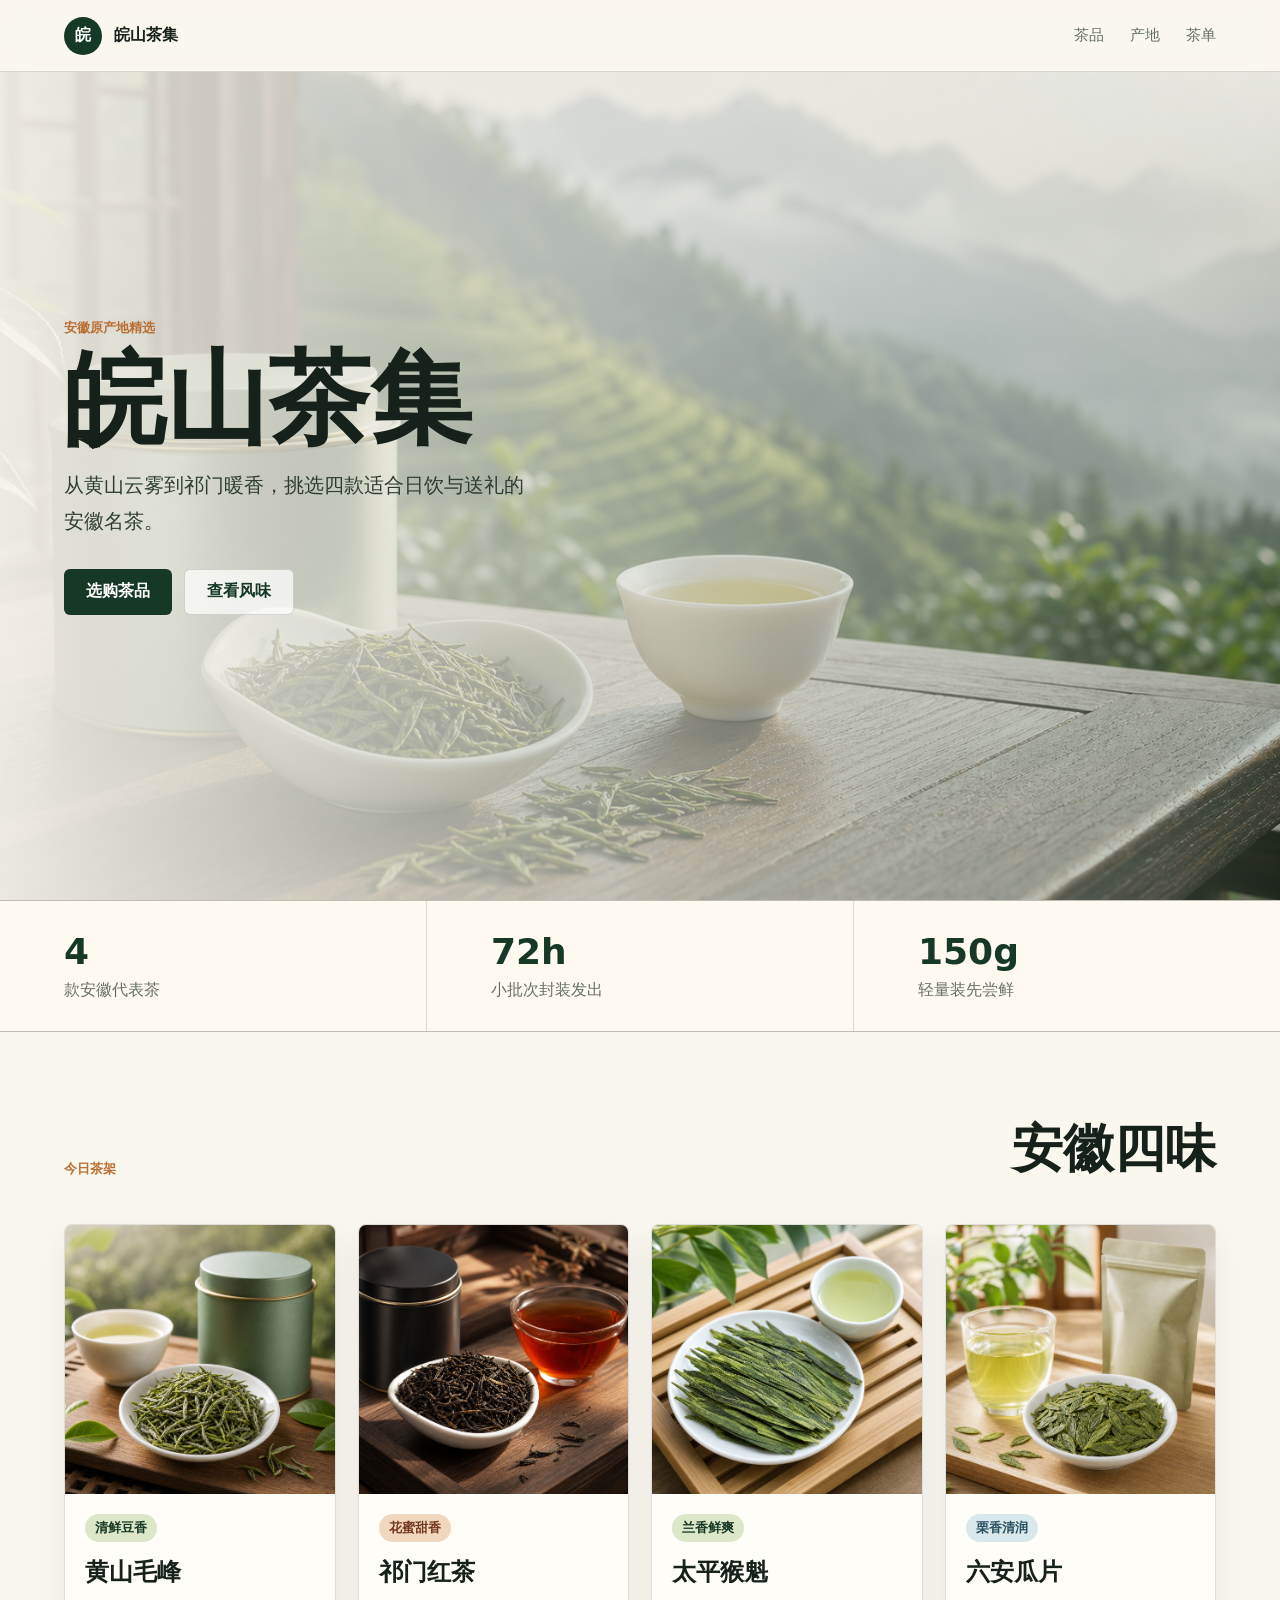
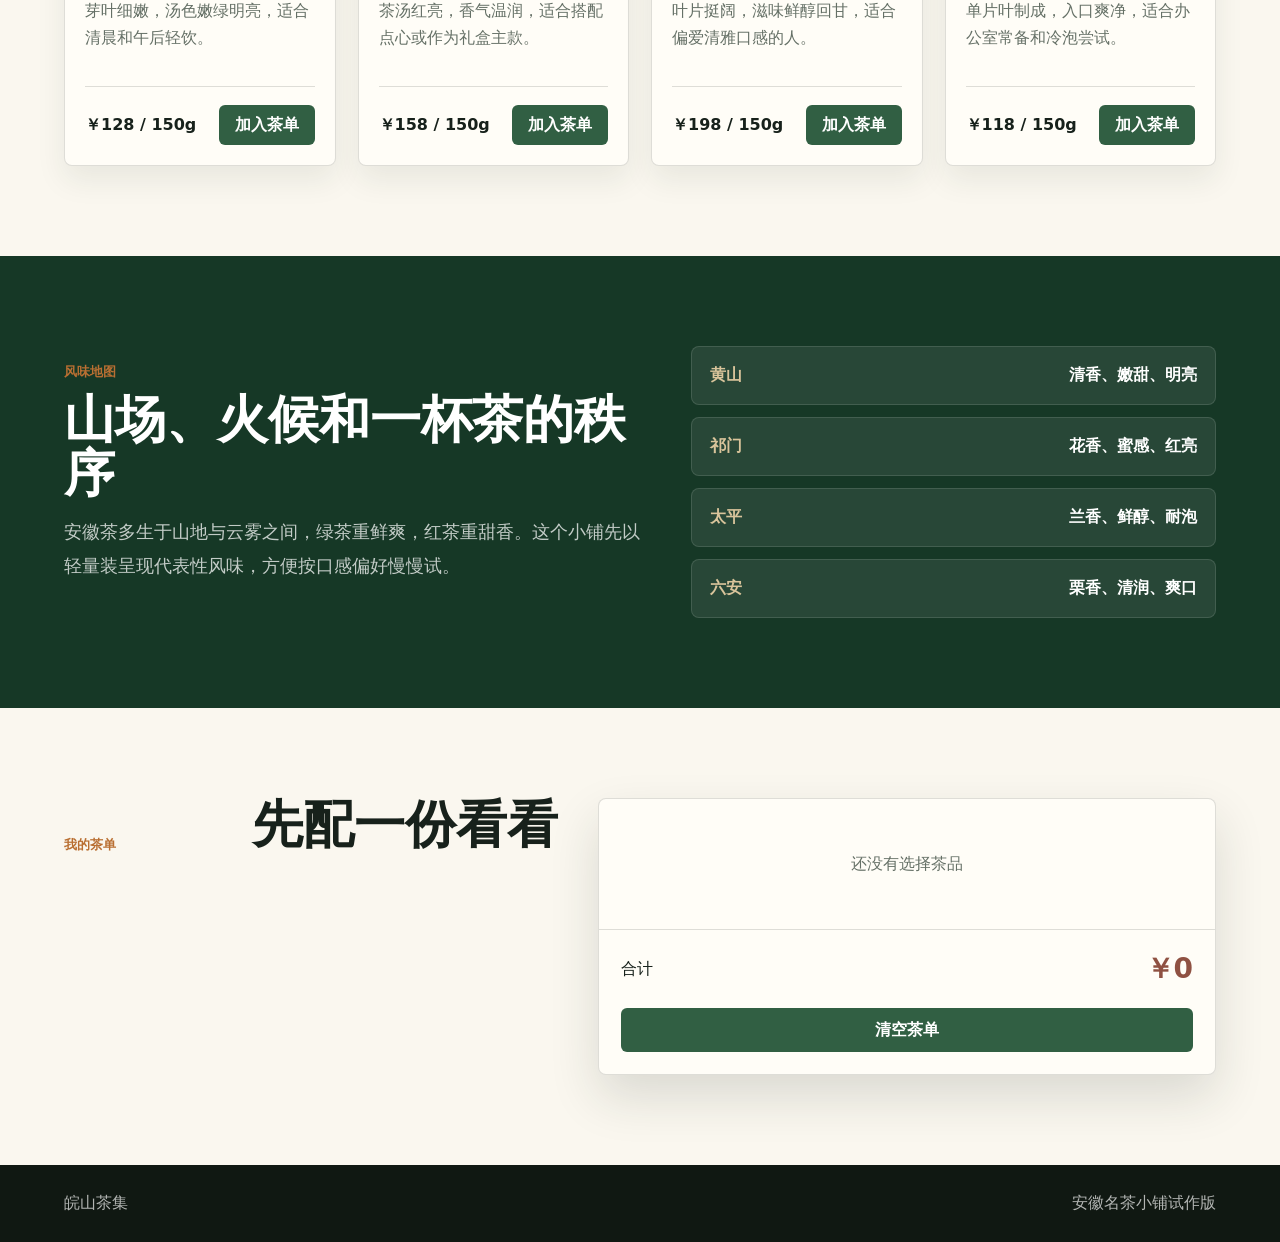
<file: index.html>
<!doctype html>
<html lang="zh-CN">
  <head>
    <meta charset="UTF-8" />
    <meta name="viewport" content="width=device-width, initial-scale=1.0" />
    <meta http-equiv="X-UA-Compatible" content="IE=edge" />
    <title>皖山茶集 | 安徽名茶小铺</title>
    <link rel="stylesheet" href="styles.css" />
  </head>
  <body>
    <header class="site-header">
      <a class="brand" href="#top" aria-label="皖山茶集首页">
        <span class="brand-mark">皖</span>
        <span>皖山茶集</span>
      </a>
      <nav class="nav" aria-label="主导航">
        <a href="#tea-list">茶品</a>
        <a href="#origin">产地</a>
        <a href="#cart">茶单</a>
      </nav>
    </header>

    <main id="top">
      <section class="hero" aria-label="皖山茶集">
        <img src="assets/hero-tea.png" alt="安徽山间茶席上的茶叶、茶杯和茶罐" />
        <div class="hero-copy">
          <p class="eyebrow">安徽原产地精选</p>
          <h1>皖山茶集</h1>
          <p class="hero-text">
            从黄山云雾到祁门暖香，挑选四款适合日饮与送礼的安徽名茶。
          </p>
          <div class="hero-actions">
            <a class="button primary" href="#tea-list">选购茶品</a>
            <a class="button secondary" href="#origin">查看风味</a>
          </div>
        </div>
      </section>

      <section class="stats" aria-label="店铺亮点">
        <div>
          <span>4</span>
          <p>款安徽代表茶</p>
        </div>
        <div>
          <span>72h</span>
          <p>小批次封装发出</p>
        </div>
        <div>
          <span>150g</span>
          <p>轻量装先尝鲜</p>
        </div>
      </section>

      <section id="tea-list" class="section">
        <div class="section-heading">
          <p class="eyebrow">今日茶架</p>
          <h2>安徽四味</h2>
        </div>

        <div class="product-grid">
          <article class="product-card">
            <img src="assets/huangshan-maofeng.png" alt="黄山毛峰绿茶商品图" />
            <div class="product-body">
              <p class="tag">清鲜豆香</p>
              <h3>黄山毛峰</h3>
              <p>芽叶细嫩，汤色嫩绿明亮，适合清晨和午后轻饮。</p>
              <div class="product-meta">
                <span>￥128 / 150g</span>
                <button type="button" data-name="黄山毛峰" data-price="128">加入茶单</button>
              </div>
            </div>
          </article>

          <article class="product-card">
            <img src="assets/qimen-black.png" alt="祁门红茶商品图" />
            <div class="product-body">
              <p class="tag warm">花蜜甜香</p>
              <h3>祁门红茶</h3>
              <p>茶汤红亮，香气温润，适合搭配点心或作为礼盒主款。</p>
              <div class="product-meta">
                <span>￥158 / 150g</span>
                <button type="button" data-name="祁门红茶" data-price="158">加入茶单</button>
              </div>
            </div>
          </article>

          <article class="product-card">
            <img src="assets/taiping-houkui.png" alt="太平猴魁绿茶商品图" />
            <div class="product-body">
              <p class="tag">兰香鲜爽</p>
              <h3>太平猴魁</h3>
              <p>叶片挺阔，滋味鲜醇回甘，适合偏爱清雅口感的人。</p>
              <div class="product-meta">
                <span>￥198 / 150g</span>
                <button type="button" data-name="太平猴魁" data-price="198">加入茶单</button>
              </div>
            </div>
          </article>

          <article class="product-card">
            <img src="assets/liuan-guapian.png" alt="六安瓜片绿茶商品图" />
            <div class="product-body">
              <p class="tag fresh">栗香清润</p>
              <h3>六安瓜片</h3>
              <p>单片叶制成，入口爽净，适合办公室常备和冷泡尝试。</p>
              <div class="product-meta">
                <span>￥118 / 150g</span>
                <button type="button" data-name="六安瓜片" data-price="118">加入茶单</button>
              </div>
            </div>
          </article>
        </div>
      </section>

      <section id="origin" class="origin-band">
        <div class="origin-copy">
          <p class="eyebrow">风味地图</p>
          <h2>山场、火候和一杯茶的秩序</h2>
          <p>
            安徽茶多生于山地与云雾之间，绿茶重鲜爽，红茶重甜香。这个小铺先以轻量装呈现代表性风味，方便按口感偏好慢慢试。
          </p>
        </div>
        <div class="origin-notes" aria-label="茶品风味">
          <div>
            <span>黄山</span>
            <strong>清香、嫩甜、明亮</strong>
          </div>
          <div>
            <span>祁门</span>
            <strong>花香、蜜感、红亮</strong>
          </div>
          <div>
            <span>太平</span>
            <strong>兰香、鲜醇、耐泡</strong>
          </div>
          <div>
            <span>六安</span>
            <strong>栗香、清润、爽口</strong>
          </div>
        </div>
      </section>

      <section id="cart" class="section cart-section">
        <div class="section-heading">
          <p class="eyebrow">我的茶单</p>
          <h2>先配一份看看</h2>
        </div>
        <aside class="cart-panel" aria-live="polite">
          <div id="cartItems" class="cart-items empty">还没有选择茶品</div>
          <div class="cart-footer">
            <span>合计</span>
            <strong id="cartTotal">￥0</strong>
          </div>
          <button id="clearCart" class="clear-cart" type="button">清空茶单</button>
        </aside>
      </section>
    </main>

    <footer class="footer">
      <span>皖山茶集</span>
      <span>安徽名茶小铺试作版</span>
    </footer>

    <script src="script.js"></script>
  </body>
</html>
</file>
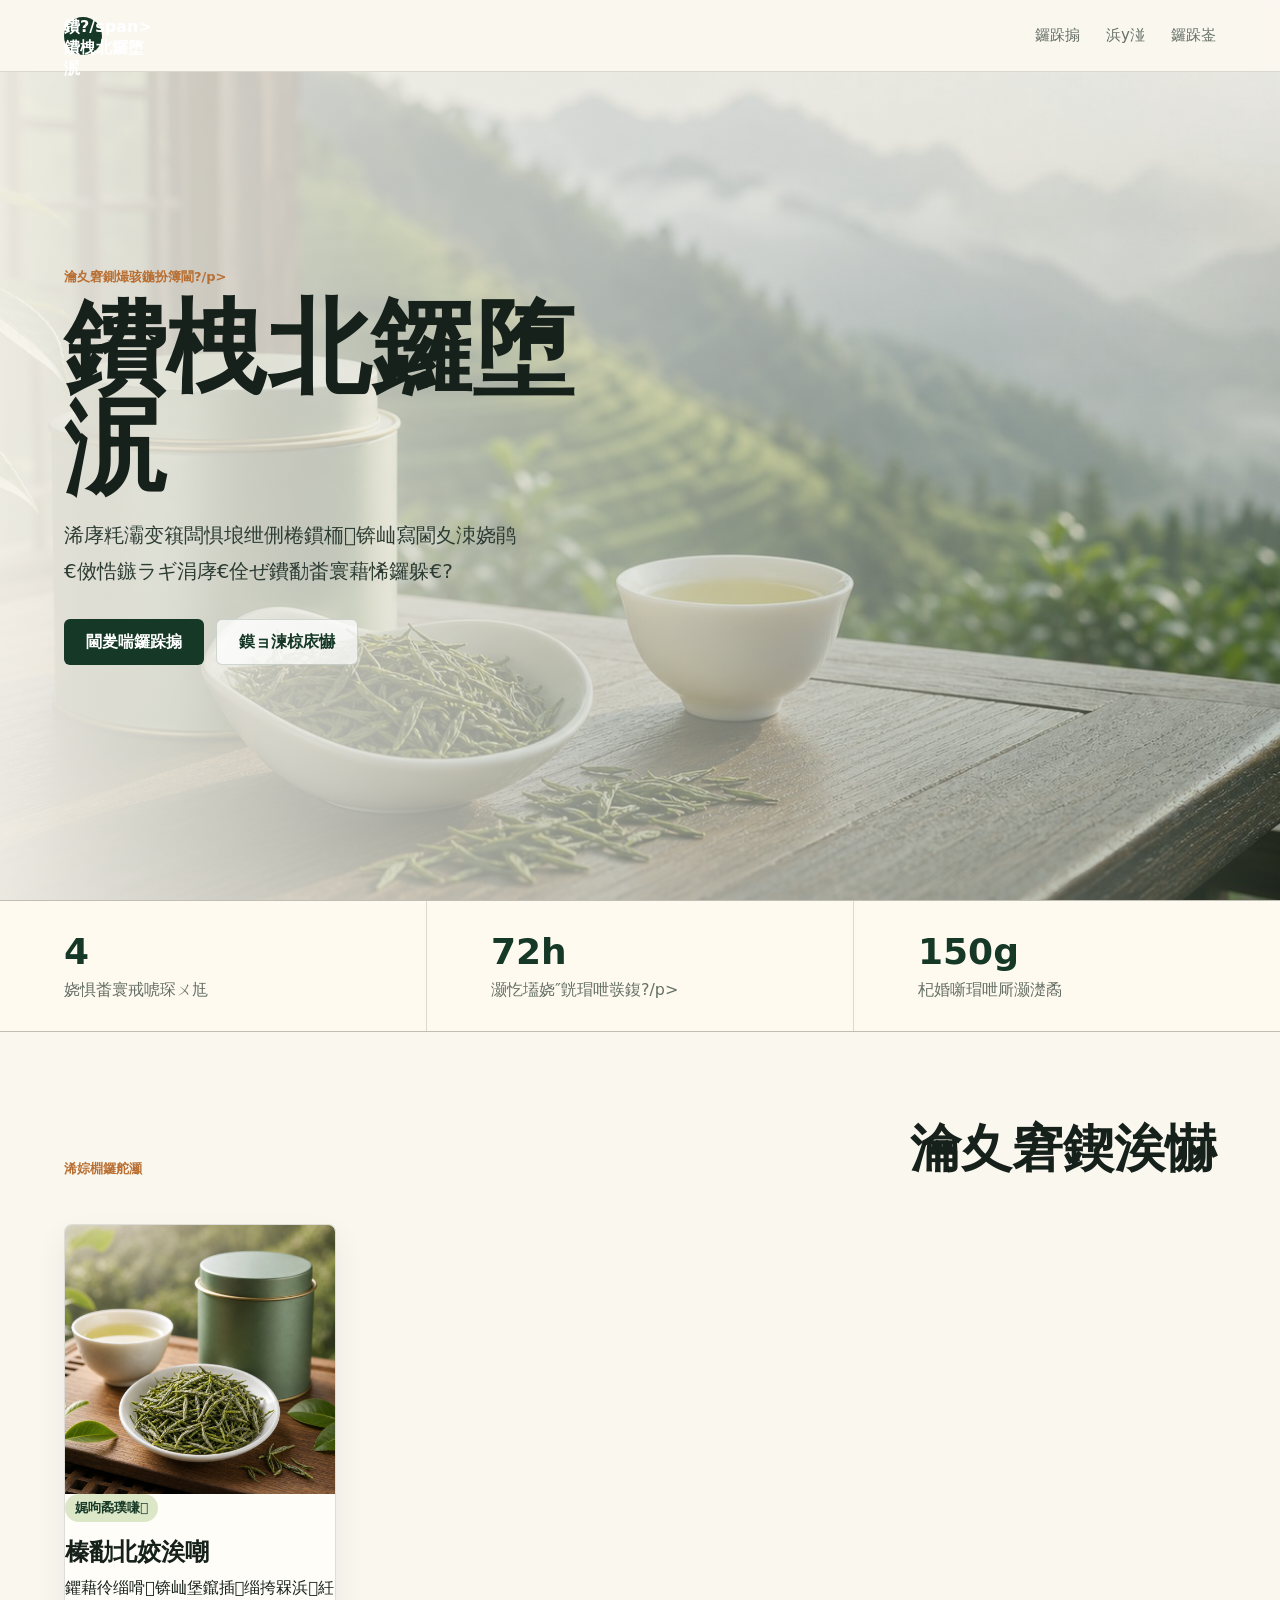
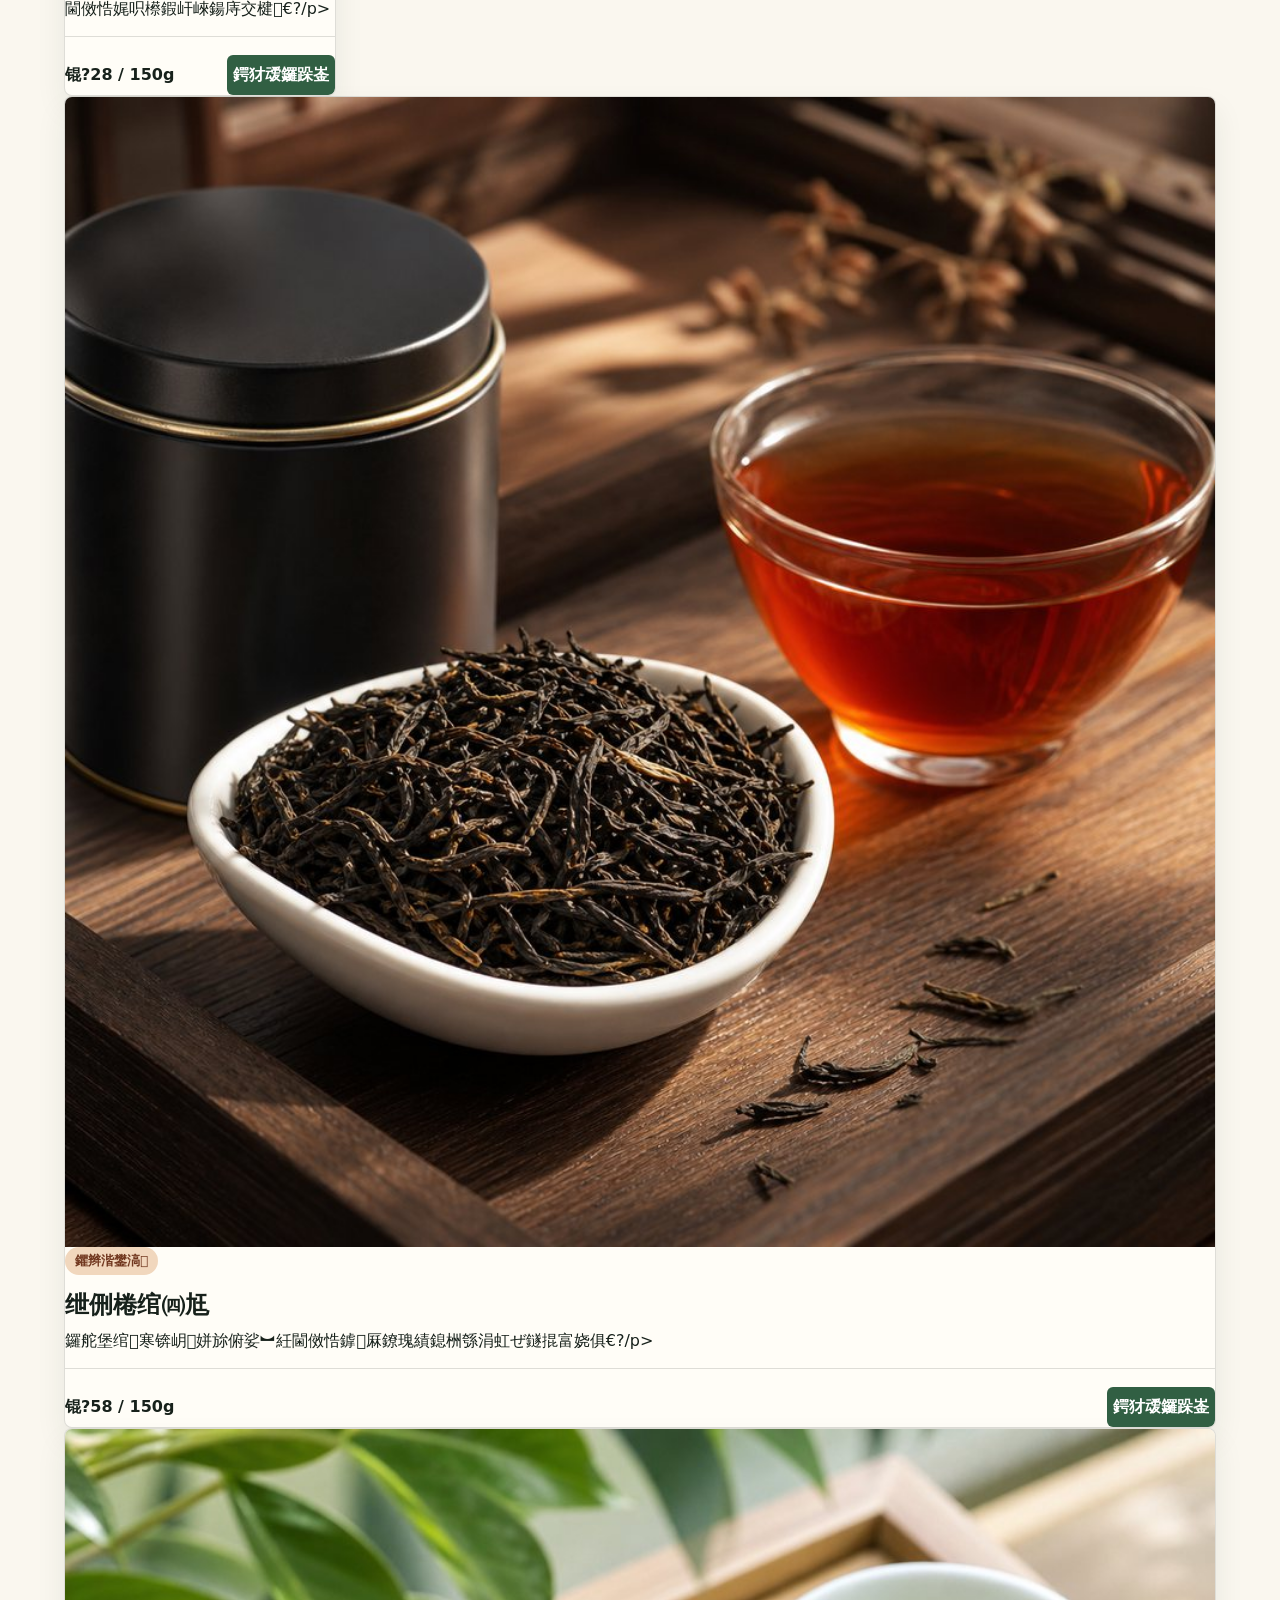
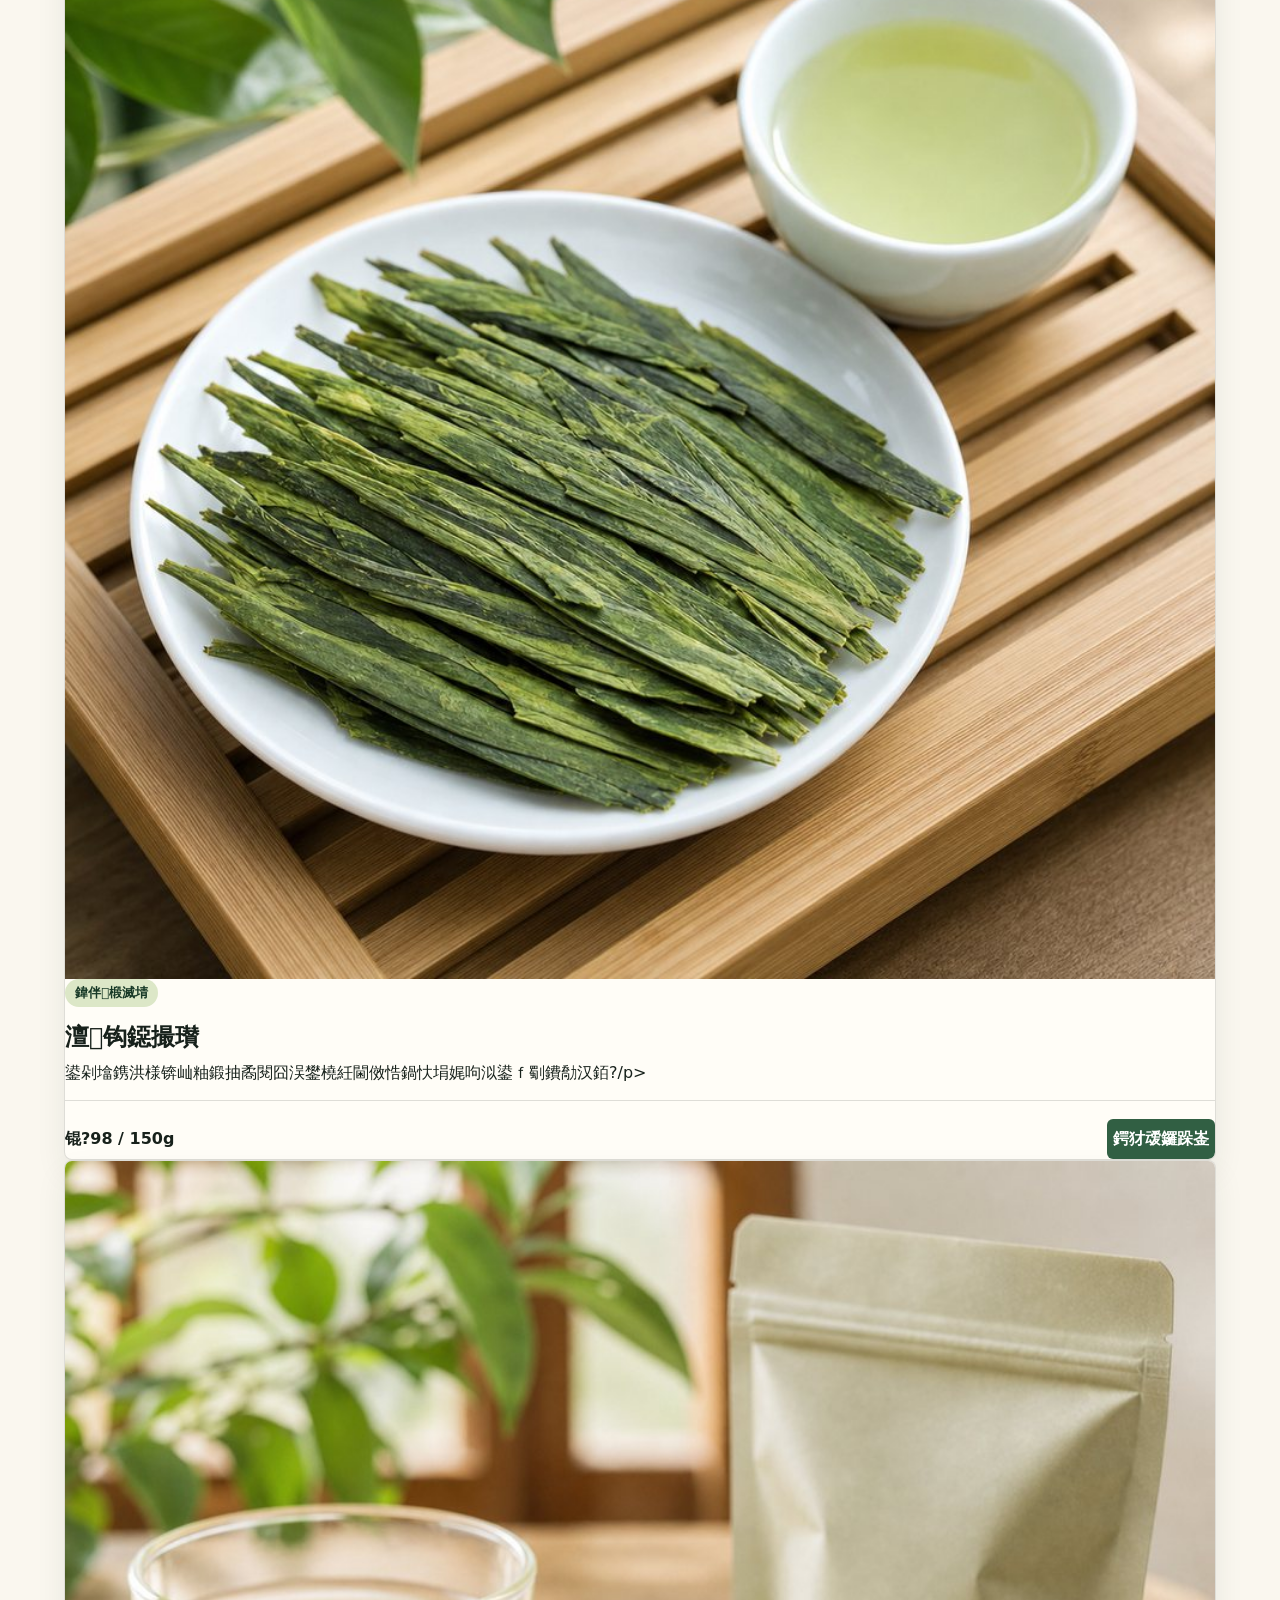
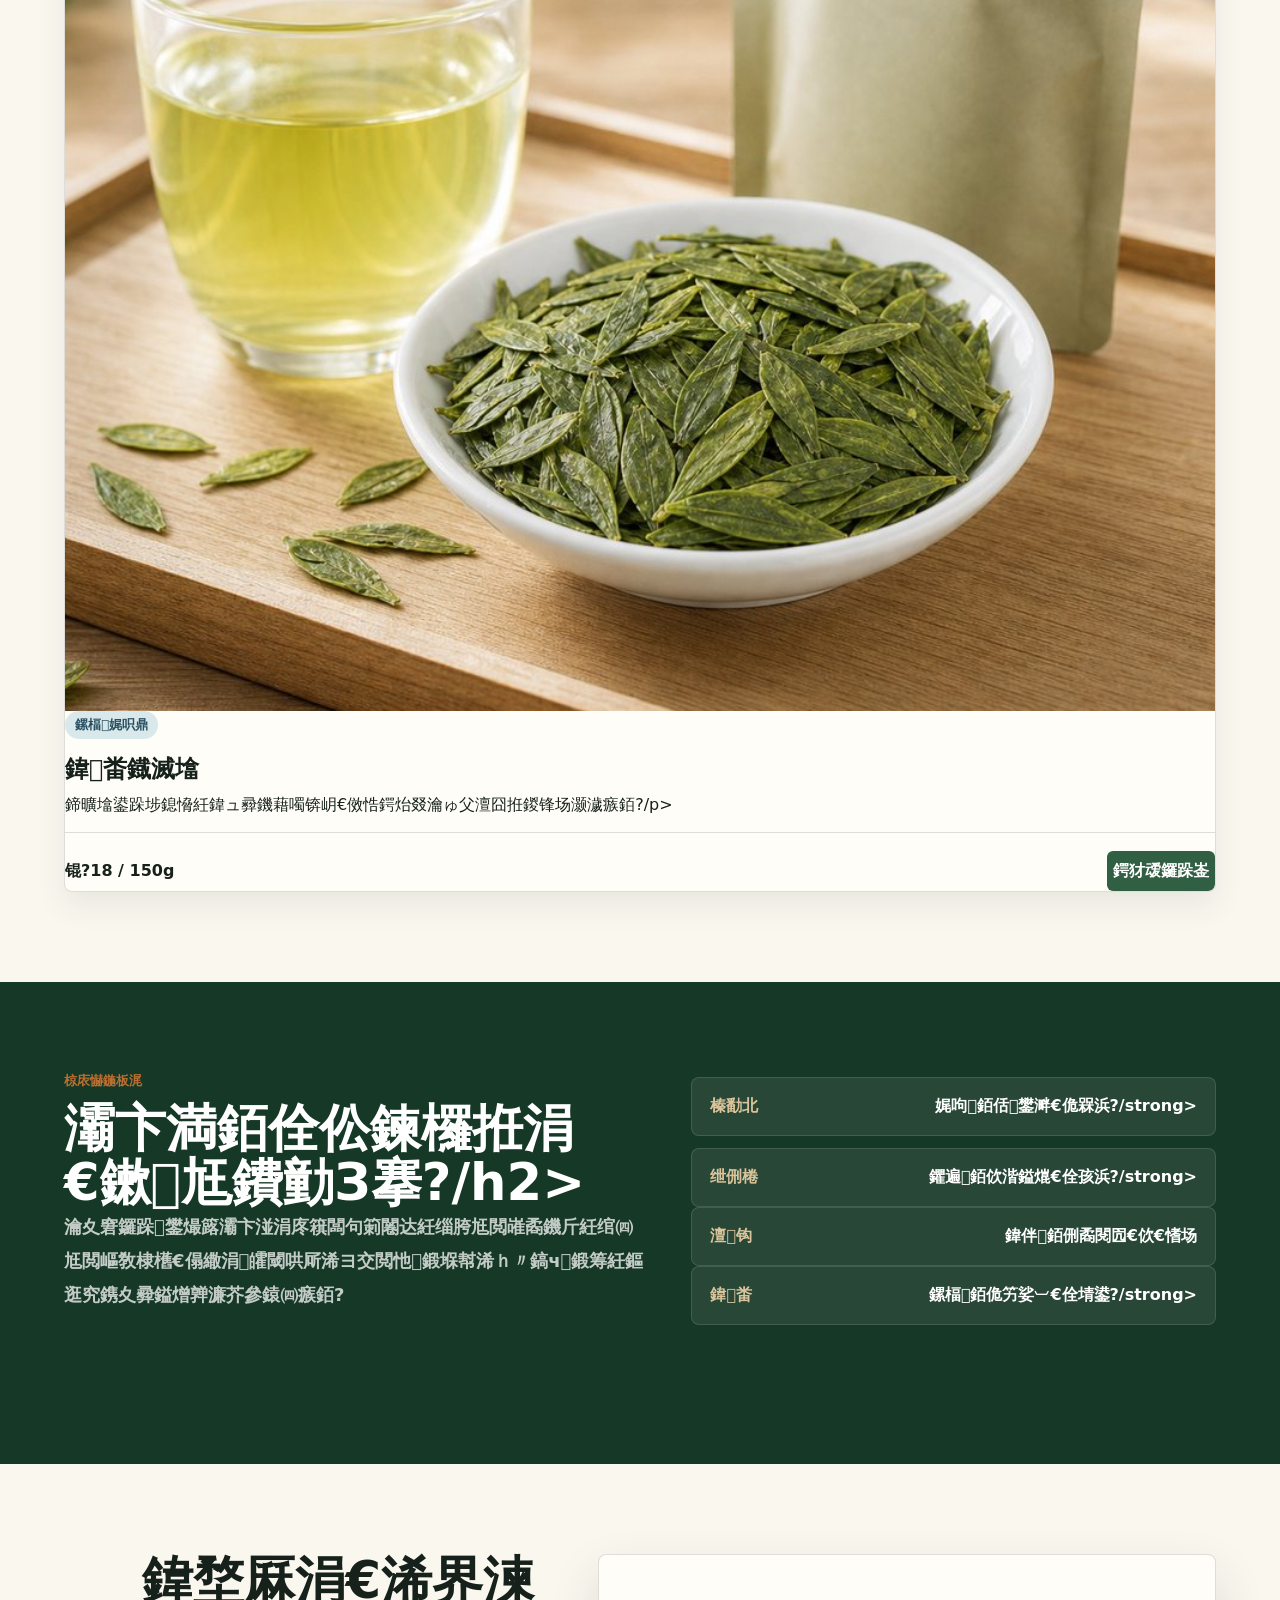
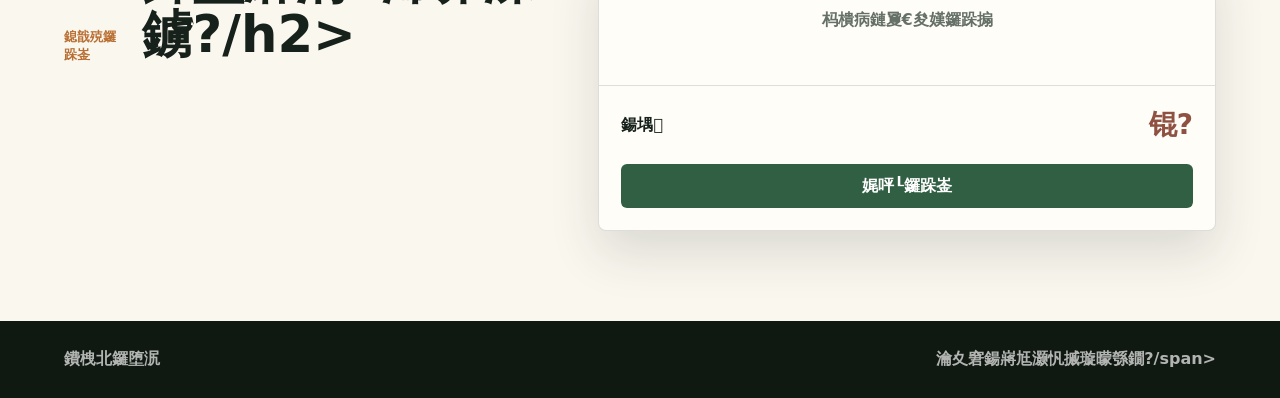
<file: china-ready/index.html>
﻿<!doctype html>
<html lang="zh-CN">
  <head>
    <meta charset="UTF-8" />
    <meta name="viewport" content="width=device-width, initial-scale=1.0" />
    <title>鐨栧北鑼堕泦 | 瀹夊窘鍚嶈尪灏忛摵</title>
    <link rel="stylesheet" href="styles.css" />
  </head>
  <body>
    <header class="site-header">
      <a class="brand" href="#top" aria-label="鐨栧北鑼堕泦棣栭〉">
        <span class="brand-mark">鐨?/span>
        <span>鐨栧北鑼堕泦</span>
      </a>
      <nav class="nav" aria-label="涓诲鑸?>
        <a href="#tea-list">鑼跺搧</a>
        <a href="#origin">浜у湴</a>
        <a href="#cart">鑼跺崟</a>
      </nav>
    </header>

    <main id="top">
      <section class="hero" aria-label="鐨栧北鑼堕泦">
        <img src="assets/hero-tea.jpg" alt="瀹夊窘灞遍棿鑼跺腑涓婄殑鑼跺彾銆佽尪鏉拰鑼剁綈" />
        <div class="hero-copy">
          <p class="eyebrow">瀹夊窘鍘熶骇鍦扮簿閫?/p>
          <h1>鐨栧北鑼堕泦</h1>
          <p class="hero-text">
            浠庨粍灞变簯闆惧埌绁侀棬鏆栭锛屾寫閫夊洓娆鹃€傚悎鏃ラギ涓庨€佺ぜ鐨勫畨寰藉悕鑼躲€?          </p>
          <div class="hero-actions">
            <a class="button primary" href="#tea-list">閫夎喘鑼跺搧</a>
            <a class="button secondary" href="#origin">鏌ョ湅椋庡懗</a>
          </div>
        </div>
      </section>

      <section class="stats" aria-label="搴楅摵浜偣">
        <div>
          <span>4</span>
          <p>娆惧畨寰戒唬琛ㄨ尪</p>
        </div>
        <div>
          <span>72h</span>
          <p>灏忔壒娆″皝瑁呭彂鍑?/p>
        </div>
        <div>
          <span>150g</span>
          <p>杞婚噺瑁呭厛灏濋矞</p>
        </div>
      </section>

      <section id="tea-list" class="section">
        <div class="section-heading">
          <p class="eyebrow">浠婃棩鑼舵灦</p>
          <h2>瀹夊窘鍥涘懗</h2>
        </div>

        <div class="product-grid">
          <article class="product-card">
            <img src="assets/huangshan-maofeng.jpg" alt="榛勫北姣涘嘲缁胯尪鍟嗗搧鍥? />
            <div class="product-body">
              <p class="tag">娓呴矞璞嗛</p>
              <h3>榛勫北姣涘嘲</h3>
              <p>鑺藉彾缁嗗锛屾堡鑹插缁挎槑浜紝閫傚悎娓呮櫒鍜屽崍鍚庤交楗€?/p>
              <div class="product-meta">
                <span>锟?28 / 150g</span>
                <button type="button" data-name="榛勫北姣涘嘲" data-price="128">鍔犲叆鑼跺崟</button>
              </div>
            </div>
          </article>

          <article class="product-card">
            <img src="assets/qimen-black.jpg" alt="绁侀棬绾㈣尪鍟嗗搧鍥? />
            <div class="product-body">
              <p class="tag warm">鑺辫湝鐢滈</p>
              <h3>绁侀棬绾㈣尪</h3>
              <p>鑼舵堡绾寒锛岄姘旀俯娑︼紝閫傚悎鎼厤鐐瑰績鎴栦綔涓虹ぜ鐩掍富娆俱€?/p>
              <div class="product-meta">
                <span>锟?58 / 150g</span>
                <button type="button" data-name="绁侀棬绾㈣尪" data-price="158">鍔犲叆鑼跺崟</button>
              </div>
            </div>
          </article>

          <article class="product-card">
            <img src="assets/taiping-houkui.jpg" alt="澶钩鐚撮瓉缁胯尪鍟嗗搧鍥? />
            <div class="product-body">
              <p class="tag">鍏伴椴滅埥</p>
              <h3>澶钩鐚撮瓉</h3>
              <p>鍙剁墖鎸洪様锛屾粙鍛抽矞閱囧洖鐢橈紝閫傚悎鍋忕埍娓呴泤鍙ｆ劅鐨勪汉銆?/p>
              <div class="product-meta">
                <span>锟?98 / 150g</span>
                <button type="button" data-name="澶钩鐚撮瓉" data-price="198">鍔犲叆鑼跺崟</button>
              </div>
            </div>
          </article>

          <article class="product-card">
            <img src="assets/liuan-guapian.jpg" alt="鍏畨鐡滅墖缁胯尪鍟嗗搧鍥? />
            <div class="product-body">
              <p class="tag fresh">鏍楅娓呮鼎</p>
              <h3>鍏畨鐡滅墖</h3>
              <p>鍗曠墖鍙跺埗鎴愶紝鍏ュ彛鐖藉噣锛岄€傚悎鍔炲叕瀹ゅ父澶囧拰鍐锋场灏濊瘯銆?/p>
              <div class="product-meta">
                <span>锟?18 / 150g</span>
                <button type="button" data-name="鍏畨鐡滅墖" data-price="118">鍔犲叆鑼跺崟</button>
              </div>
            </div>
          </article>
        </div>
      </section>

      <section id="origin" class="origin-band">
        <div class="origin-copy">
          <p class="eyebrow">椋庡懗鍦板浘</p>
          <h2>灞卞満銆佺伀鍊欏拰涓€鏉尪鐨勭З搴?/h2>
          <p>
            瀹夊窘鑼跺鐢熶簬灞卞湴涓庝簯闆句箣闂达紝缁胯尪閲嶉矞鐖斤紝绾㈣尪閲嶇敎棣欍€傝繖涓皬閾哄厛浠ヨ交閲忚鍛堢幇浠ｈ〃鎬ч鍛筹紝鏂逛究鎸夊彛鎰熷亸濂芥參鎱㈣瘯銆?          </p>
        </div>
        <div class="origin-notes" aria-label="鑼跺搧椋庡懗">
          <div>
            <span>榛勫北</span>
            <strong>娓呴銆佸鐢溿€佹槑浜?/strong>
          </div>
          <div>
            <span>绁侀棬</span>
            <strong>鑺遍銆佽湝鎰熴€佺孩浜?/strong>
          </div>
          <div>
            <span>澶钩</span>
            <strong>鍏伴銆侀矞閱囥€佽€愭场</strong>
          </div>
          <div>
            <span>鍏畨</span>
            <strong>鏍楅銆佹竻娑︺€佺埥鍙?/strong>
          </div>
        </div>
      </section>

      <section id="cart" class="section cart-section">
        <div class="section-heading">
          <p class="eyebrow">鎴戠殑鑼跺崟</p>
          <h2>鍏堥厤涓€浠界湅鐪?/h2>
        </div>
        <aside class="cart-panel" aria-live="polite">
          <div id="cartItems" class="cart-items empty">杩樻病鏈夐€夋嫨鑼跺搧</div>
          <div class="cart-footer">
            <span>鍚堣</span>
            <strong id="cartTotal">锟?</strong>
          </div>
          <button id="clearCart" class="clear-cart" type="button">娓呯┖鑼跺崟</button>
        </aside>
      </section>
    </main>

    <footer class="footer">
      <span>鐨栧北鑼堕泦</span>
      <span>瀹夊窘鍚嶈尪灏忛摵璇曚綔鐗?/span>
    </footer>

    <script src="script.js"></script>
  </body>
</html>
</file>
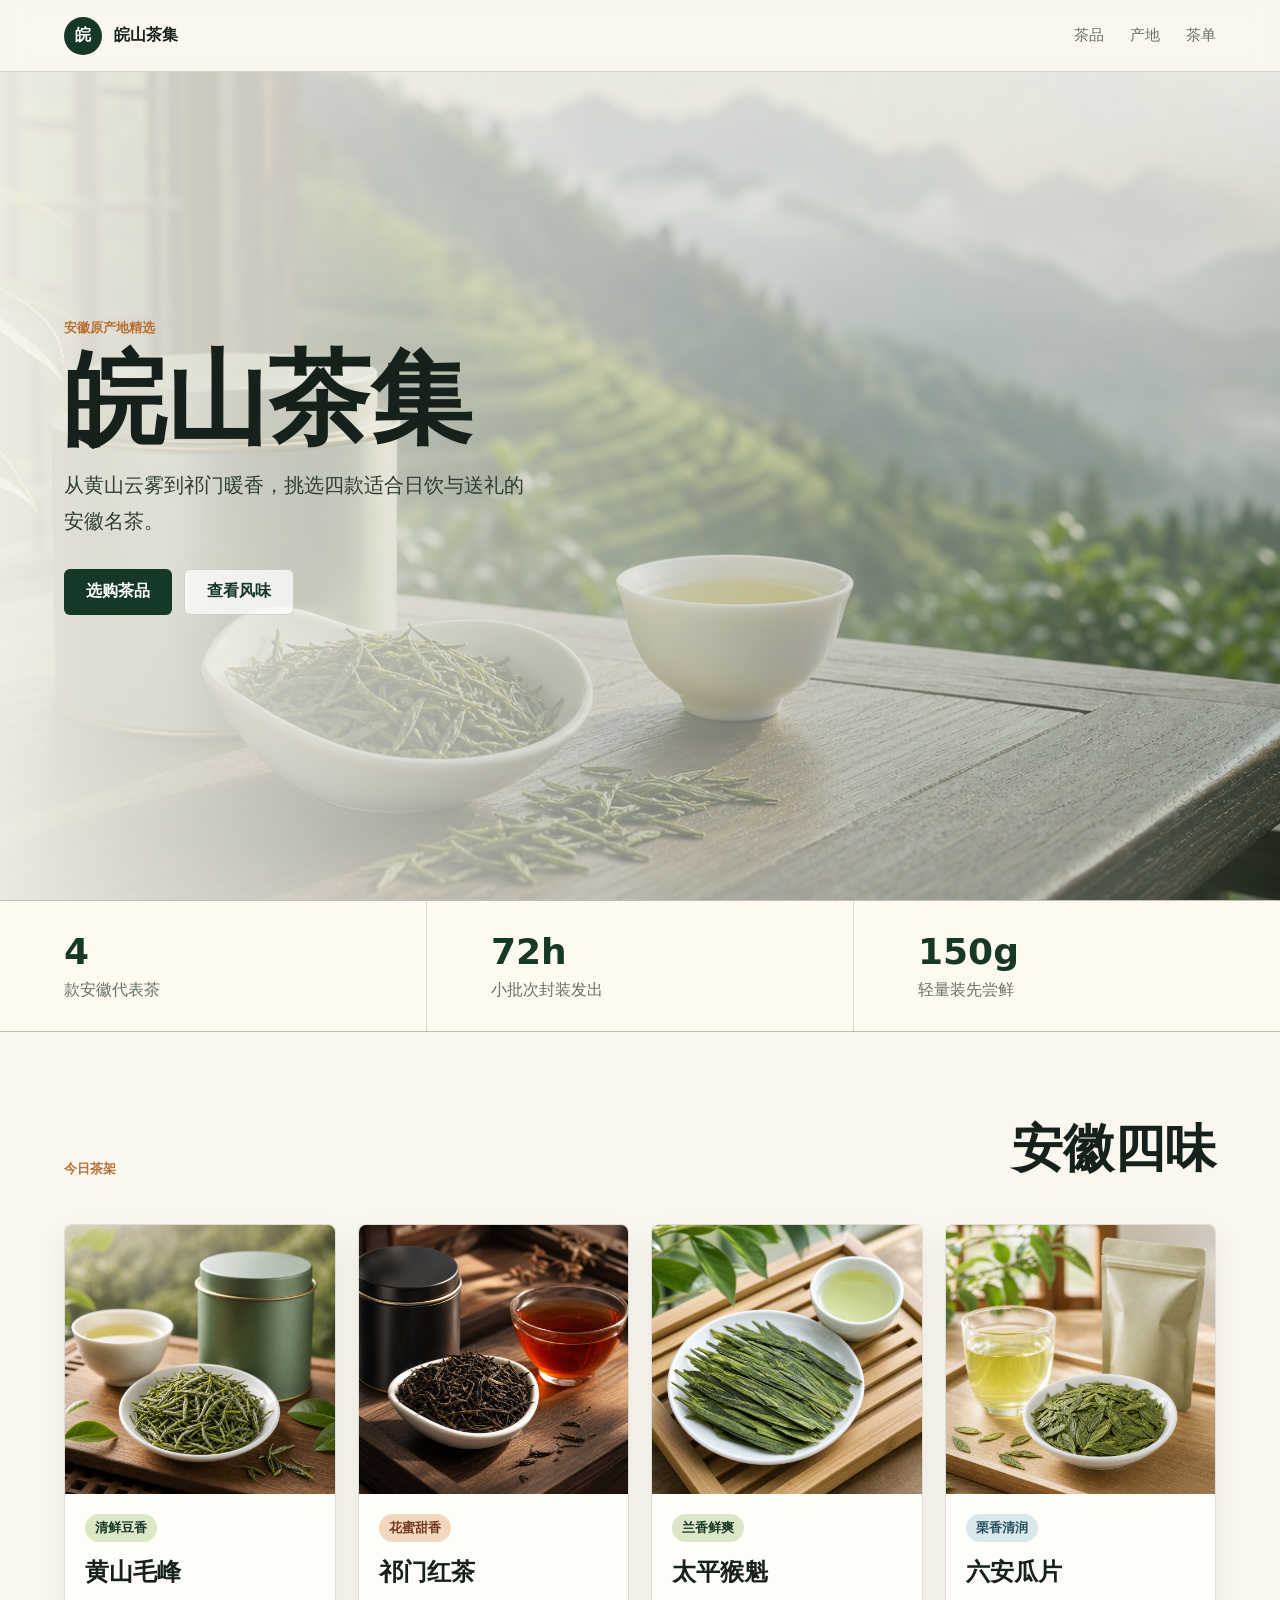
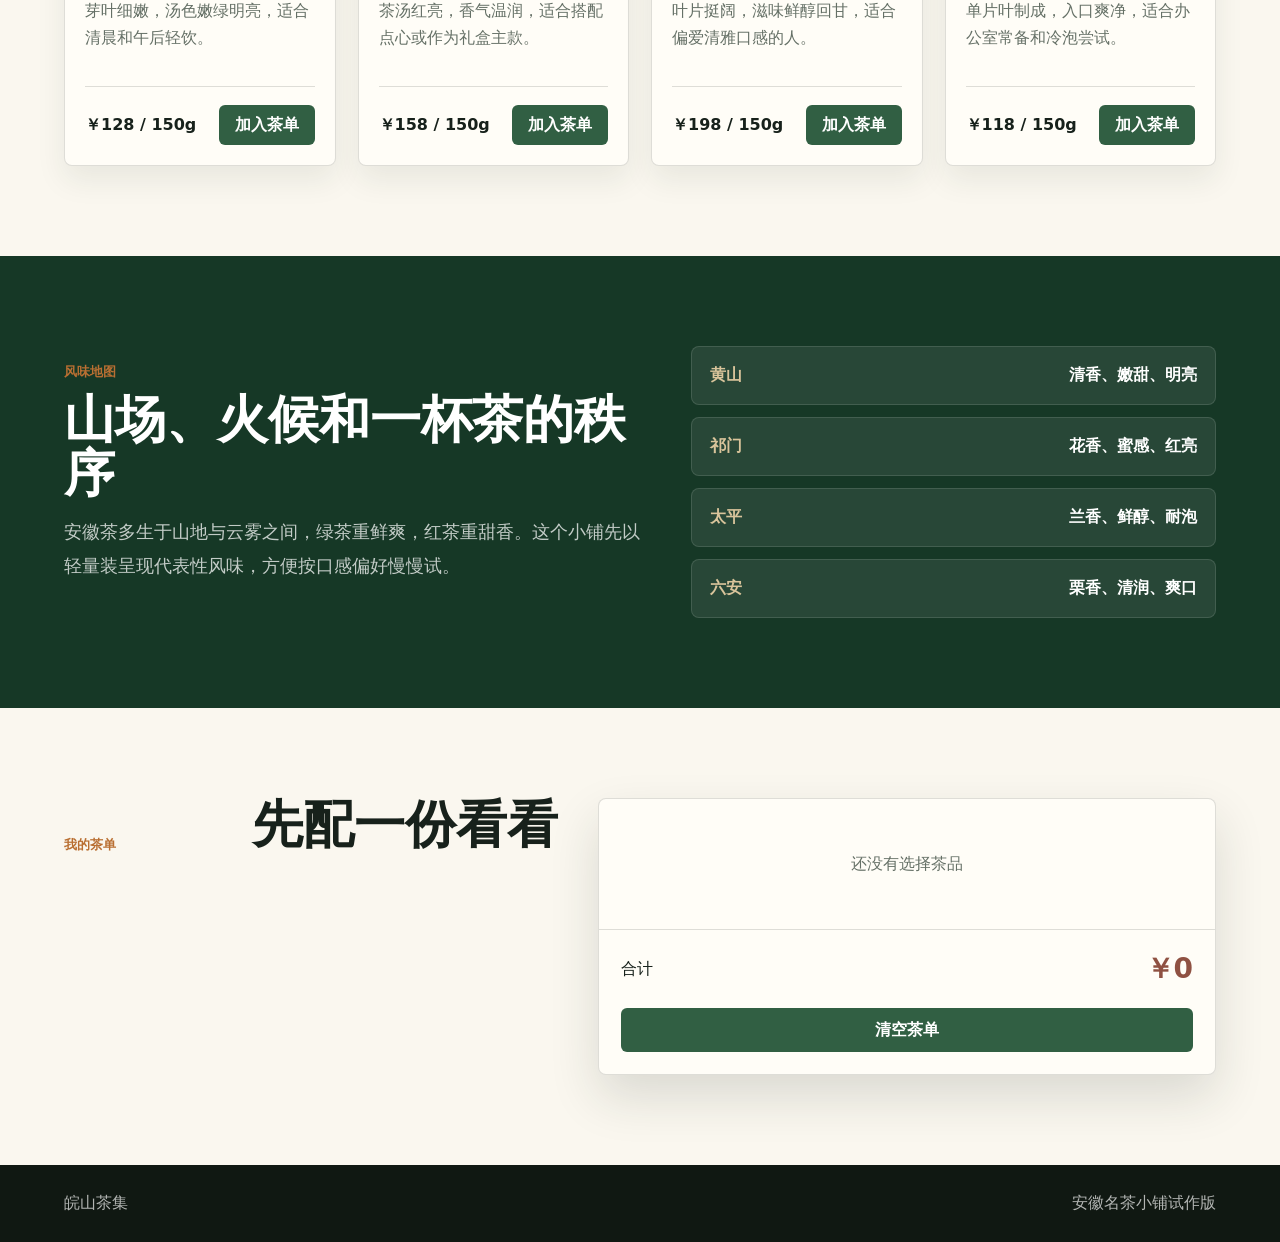
<file: docs/index.html>
<!doctype html>
<html lang="zh-CN">
  <head>
    <meta charset="UTF-8" />
    <meta name="viewport" content="width=device-width, initial-scale=1.0" />
    <meta http-equiv="X-UA-Compatible" content="IE=edge" />
    <title>皖山茶集 | 安徽名茶小铺</title>
    <link rel="stylesheet" href="styles.css" />
  </head>
  <body>
    <header class="site-header">
      <a class="brand" href="#top" aria-label="皖山茶集首页">
        <span class="brand-mark">皖</span>
        <span>皖山茶集</span>
      </a>
      <nav class="nav" aria-label="主导航">
        <a href="#tea-list">茶品</a>
        <a href="#origin">产地</a>
        <a href="#cart">茶单</a>
      </nav>
    </header>

    <main id="top">
      <section class="hero" aria-label="皖山茶集">
        <img src="assets/hero-tea.jpg" alt="安徽山间茶席上的茶叶、茶杯和茶罐" />
        <div class="hero-copy">
          <p class="eyebrow">安徽原产地精选</p>
          <h1>皖山茶集</h1>
          <p class="hero-text">
            从黄山云雾到祁门暖香，挑选四款适合日饮与送礼的安徽名茶。
          </p>
          <div class="hero-actions">
            <a class="button primary" href="#tea-list">选购茶品</a>
            <a class="button secondary" href="#origin">查看风味</a>
          </div>
        </div>
      </section>

      <section class="stats" aria-label="店铺亮点">
        <div>
          <span>4</span>
          <p>款安徽代表茶</p>
        </div>
        <div>
          <span>72h</span>
          <p>小批次封装发出</p>
        </div>
        <div>
          <span>150g</span>
          <p>轻量装先尝鲜</p>
        </div>
      </section>

      <section id="tea-list" class="section">
        <div class="section-heading">
          <p class="eyebrow">今日茶架</p>
          <h2>安徽四味</h2>
        </div>

        <div class="product-grid">
          <article class="product-card">
            <img src="assets/huangshan-maofeng.jpg" alt="黄山毛峰绿茶商品图" />
            <div class="product-body">
              <p class="tag">清鲜豆香</p>
              <h3>黄山毛峰</h3>
              <p>芽叶细嫩，汤色嫩绿明亮，适合清晨和午后轻饮。</p>
              <div class="product-meta">
                <span>￥128 / 150g</span>
                <button type="button" data-name="黄山毛峰" data-price="128">加入茶单</button>
              </div>
            </div>
          </article>

          <article class="product-card">
            <img src="assets/qimen-black.jpg" alt="祁门红茶商品图" />
            <div class="product-body">
              <p class="tag warm">花蜜甜香</p>
              <h3>祁门红茶</h3>
              <p>茶汤红亮，香气温润，适合搭配点心或作为礼盒主款。</p>
              <div class="product-meta">
                <span>￥158 / 150g</span>
                <button type="button" data-name="祁门红茶" data-price="158">加入茶单</button>
              </div>
            </div>
          </article>

          <article class="product-card">
            <img src="assets/taiping-houkui.jpg" alt="太平猴魁绿茶商品图" />
            <div class="product-body">
              <p class="tag">兰香鲜爽</p>
              <h3>太平猴魁</h3>
              <p>叶片挺阔，滋味鲜醇回甘，适合偏爱清雅口感的人。</p>
              <div class="product-meta">
                <span>￥198 / 150g</span>
                <button type="button" data-name="太平猴魁" data-price="198">加入茶单</button>
              </div>
            </div>
          </article>

          <article class="product-card">
            <img src="assets/liuan-guapian.jpg" alt="六安瓜片绿茶商品图" />
            <div class="product-body">
              <p class="tag fresh">栗香清润</p>
              <h3>六安瓜片</h3>
              <p>单片叶制成，入口爽净，适合办公室常备和冷泡尝试。</p>
              <div class="product-meta">
                <span>￥118 / 150g</span>
                <button type="button" data-name="六安瓜片" data-price="118">加入茶单</button>
              </div>
            </div>
          </article>
        </div>
      </section>

      <section id="origin" class="origin-band">
        <div class="origin-copy">
          <p class="eyebrow">风味地图</p>
          <h2>山场、火候和一杯茶的秩序</h2>
          <p>
            安徽茶多生于山地与云雾之间，绿茶重鲜爽，红茶重甜香。这个小铺先以轻量装呈现代表性风味，方便按口感偏好慢慢试。
          </p>
        </div>
        <div class="origin-notes" aria-label="茶品风味">
          <div>
            <span>黄山</span>
            <strong>清香、嫩甜、明亮</strong>
          </div>
          <div>
            <span>祁门</span>
            <strong>花香、蜜感、红亮</strong>
          </div>
          <div>
            <span>太平</span>
            <strong>兰香、鲜醇、耐泡</strong>
          </div>
          <div>
            <span>六安</span>
            <strong>栗香、清润、爽口</strong>
          </div>
        </div>
      </section>

      <section id="cart" class="section cart-section">
        <div class="section-heading">
          <p class="eyebrow">我的茶单</p>
          <h2>先配一份看看</h2>
        </div>
        <aside class="cart-panel" aria-live="polite">
          <div id="cartItems" class="cart-items empty">还没有选择茶品</div>
          <div class="cart-footer">
            <span>合计</span>
            <strong id="cartTotal">￥0</strong>
          </div>
          <button id="clearCart" class="clear-cart" type="button">清空茶单</button>
        </aside>
      </section>
    </main>

    <footer class="footer">
      <span>皖山茶集</span>
      <span>安徽名茶小铺试作版</span>
    </footer>

    <script src="script.js"></script>
  </body>
</html>
</file>
<file: styles.css>
:root {
  --paper: #faf7ef;
  --ink: #17211b;
  --muted: #657066;
  --green: #315f43;
  --green-deep: #163826;
  --leaf: #dce7c7;
  --amber: #b96f32;
  --clay: #8f5142;
  --line: rgba(23, 33, 27, 0.14);
  --shadow: 0 22px 50px rgba(31, 45, 37, 0.14);
}

* {
  box-sizing: border-box;
}

html {
  scroll-behavior: smooth;
}

body {
  margin: 0;
  color: var(--ink);
  background: var(--paper);
  font-family:
    "Microsoft YaHei",
    "PingFang SC",
    system-ui,
    sans-serif;
}

img {
  display: block;
  max-width: 100%;
}

a {
  color: inherit;
  text-decoration: none;
}

button,
.button {
  border: 0;
  border-radius: 6px;
  cursor: pointer;
  font: inherit;
}

.site-header {
  position: sticky;
  top: 0;
  z-index: 10;
  display: flex;
  align-items: center;
  justify-content: space-between;
  min-height: 72px;
  padding: 0 5vw;
  background: rgba(250, 247, 239, 0.9);
  border-bottom: 1px solid var(--line);
  backdrop-filter: blur(14px);
}

.brand {
  display: inline-flex;
  align-items: center;
  gap: 12px;
  font-weight: 800;
  letter-spacing: 0;
}

.brand-mark {
  display: grid;
  width: 38px;
  height: 38px;
  place-items: center;
  color: #fff;
  background: var(--green-deep);
  border-radius: 50%;
}

.nav {
  display: flex;
  gap: 26px;
  color: var(--muted);
  font-size: 15px;
}

.nav a:hover {
  color: var(--green-deep);
}

.hero {
  position: relative;
  min-height: calc(100vh - 72px);
  overflow: hidden;
  display: grid;
  align-items: center;
  padding: 7vw 5vw 10vw;
}

.hero img {
  position: absolute;
  inset: 0;
  width: 100%;
  height: 100%;
  object-fit: cover;
}

.hero::after {
  position: absolute;
  inset: 0;
  content: "";
  background:
    linear-gradient(90deg, rgba(250, 247, 239, 0.92), rgba(250, 247, 239, 0.58) 42%, rgba(250, 247, 239, 0.05)),
    linear-gradient(180deg, rgba(22, 56, 38, 0.08), rgba(22, 56, 38, 0.34));
}

.hero-copy {
  position: relative;
  z-index: 1;
  width: min(560px, 92vw);
}

.eyebrow {
  margin: 0 0 12px;
  color: var(--amber);
  font-size: 13px;
  font-weight: 800;
}

h1,
h2,
h3,
p {
  margin-top: 0;
}

h1 {
  margin-bottom: 18px;
  font-size: clamp(48px, 8vw, 104px);
  line-height: 0.98;
  letter-spacing: 0;
}

h2 {
  margin-bottom: 14px;
  font-size: clamp(30px, 4vw, 54px);
  line-height: 1.05;
  letter-spacing: 0;
}

h3 {
  margin-bottom: 10px;
  font-size: 24px;
  letter-spacing: 0;
}

.hero-text {
  max-width: 460px;
  color: #2e3d34;
  font-size: 20px;
  line-height: 1.8;
}

.hero-actions {
  display: flex;
  flex-wrap: wrap;
  gap: 12px;
  margin-top: 30px;
}

.button {
  display: inline-flex;
  align-items: center;
  justify-content: center;
  min-height: 46px;
  padding: 0 22px;
  font-weight: 800;
}

.button.primary {
  color: #fff;
  background: var(--green-deep);
}

.button.secondary {
  color: var(--green-deep);
  background: rgba(255, 255, 255, 0.72);
  border: 1px solid rgba(22, 56, 38, 0.18);
}

.stats {
  display: grid;
  grid-template-columns: repeat(3, minmax(0, 1fr));
  gap: 1px;
  background: var(--line);
  border-top: 1px solid var(--line);
  border-bottom: 1px solid var(--line);
}

.stats div {
  min-height: 120px;
  padding: 30px 5vw;
  background: #fffaf0;
}

.stats span {
  display: block;
  margin-bottom: 8px;
  color: var(--green-deep);
  font-size: 36px;
  font-weight: 900;
}

.stats p {
  margin: 0;
  color: var(--muted);
}

.section {
  padding: 90px 5vw;
}

.section-heading {
  display: flex;
  align-items: end;
  justify-content: space-between;
  gap: 24px;
  margin-bottom: 34px;
}

.product-grid {
  display: grid;
  grid-template-columns: repeat(4, minmax(0, 1fr));
  gap: 22px;
}

.product-card {
  overflow: hidden;
  background: #fffdf7;
  border: 1px solid var(--line);
  border-radius: 8px;
  box-shadow: 0 14px 30px rgba(31, 45, 37, 0.08);
}

.product-card img {
  width: 100%;
  aspect-ratio: 1;
  object-fit: cover;
}

.product-body {
  padding: 20px;
}

.product-body p:not(.tag) {
  min-height: 72px;
  color: var(--muted);
  line-height: 1.65;
}

.tag {
  display: inline-flex;
  align-items: center;
  min-height: 28px;
  margin-bottom: 14px;
  padding: 0 10px;
  color: var(--green-deep);
  background: var(--leaf);
  border-radius: 999px;
  font-size: 13px;
  font-weight: 800;
}

.tag.warm {
  color: #71371f;
  background: #f1d7bd;
}

.tag.fresh {
  color: #295061;
  background: #d9e9eb;
}

.product-meta {
  display: flex;
  align-items: center;
  justify-content: space-between;
  gap: 14px;
  padding-top: 18px;
  border-top: 1px solid var(--line);
}

.product-meta span {
  font-weight: 900;
}

.product-meta button {
  min-width: 96px;
  min-height: 40px;
  color: #fff;
  background: var(--green);
  font-weight: 800;
}

.product-meta button:hover,
.clear-cart:hover,
.button.primary:hover {
  background: #0f2e20;
}

.origin-band {
  display: grid;
  grid-template-columns: minmax(0, 1fr) minmax(320px, 0.9fr);
  gap: 44px;
  align-items: center;
  padding: 90px 5vw;
  color: #fff;
  background: var(--green-deep);
}

.origin-copy p:last-child {
  max-width: 620px;
  color: rgba(255, 255, 255, 0.74);
  font-size: 18px;
  line-height: 1.9;
}

.origin-notes {
  display: grid;
  gap: 12px;
}

.origin-notes div {
  display: flex;
  align-items: center;
  justify-content: space-between;
  gap: 18px;
  padding: 18px;
  background: rgba(255, 255, 255, 0.08);
  border: 1px solid rgba(255, 255, 255, 0.12);
  border-radius: 8px;
}

.origin-notes span {
  color: #d9c49b;
  font-weight: 900;
}

.cart-section {
  display: grid;
  grid-template-columns: minmax(0, 0.8fr) minmax(320px, 1fr);
  gap: 40px;
  align-items: start;
}

.cart-panel {
  background: #fffdf7;
  border: 1px solid var(--line);
  border-radius: 8px;
  box-shadow: var(--shadow);
}

.cart-items {
  min-height: 130px;
  padding: 22px;
}

.cart-items.empty {
  display: grid;
  place-items: center;
  color: var(--muted);
}

.cart-row {
  display: grid;
  grid-template-columns: 1fr auto auto;
  gap: 14px;
  align-items: center;
  padding: 12px 0;
  border-bottom: 1px solid var(--line);
}

.cart-row strong {
  font-size: 16px;
}

.cart-row span {
  color: var(--muted);
}

.cart-row button {
  width: 32px;
  height: 32px;
  color: var(--green-deep);
  background: #edf2e5;
  font-weight: 900;
}

.cart-footer {
  display: flex;
  align-items: center;
  justify-content: space-between;
  padding: 20px 22px;
  border-top: 1px solid var(--line);
}

.cart-footer strong {
  color: var(--clay);
  font-size: 28px;
}

.clear-cart {
  width: calc(100% - 44px);
  min-height: 44px;
  margin: 0 22px 22px;
  color: #fff;
  background: var(--green);
  font-weight: 800;
}

.footer {
  display: flex;
  justify-content: space-between;
  gap: 20px;
  padding: 28px 5vw;
  color: rgba(255, 255, 255, 0.68);
  background: #101812;
}

@media (max-width: 1080px) {
  .product-grid {
    grid-template-columns: repeat(2, minmax(0, 1fr));
  }
}

@media (max-width: 760px) {
  .site-header {
    min-height: 64px;
  }

  .nav {
    gap: 14px;
    font-size: 14px;
  }

  .hero {
    min-height: 680px;
    padding-top: 96px;
    align-items: start;
  }

  .hero::after {
    background:
      linear-gradient(180deg, rgba(250, 247, 239, 0.94), rgba(250, 247, 239, 0.52) 55%, rgba(22, 56, 38, 0.24)),
      linear-gradient(90deg, rgba(250, 247, 239, 0.55), transparent);
  }

  .hero-text {
    font-size: 17px;
  }

  .stats,
  .product-grid,
  .origin-band,
  .cart-section {
    grid-template-columns: 1fr;
  }

  .stats div {
    min-height: 98px;
  }

  .section,
  .origin-band {
    padding: 64px 5vw;
  }

  .section-heading {
    display: block;
  }

  .origin-notes div,
  .footer {
    align-items: flex-start;
    flex-direction: column;
  }
}

@media (max-width: 480px) {
  .site-header {
    padding: 0 16px;
  }

  .brand span:last-child {
    display: none;
  }

  .hero,
  .section,
  .origin-band,
  .stats div,
  .footer {
    padding-left: 16px;
    padding-right: 16px;
  }

  .product-meta {
    align-items: stretch;
    flex-direction: column;
  }

  .product-meta button {
    width: 100%;
  }
}
</file>
<file: china-ready/styles.css>
:root {
  --paper: #faf7ef;
  --ink: #17211b;
  --muted: #657066;
  --green: #315f43;
  --green-deep: #163826;
  --leaf: #dce7c7;
  --amber: #b96f32;
  --clay: #8f5142;
  --line: rgba(23, 33, 27, 0.14);
  --shadow: 0 22px 50px rgba(31, 45, 37, 0.14);
}

* {
  box-sizing: border-box;
}

html {
  scroll-behavior: smooth;
}

body {
  margin: 0;
  color: var(--ink);
  background: var(--paper);
  font-family:
    "Microsoft YaHei",
    "PingFang SC",
    system-ui,
    sans-serif;
}

img {
  display: block;
  max-width: 100%;
}

a {
  color: inherit;
  text-decoration: none;
}

button,
.button {
  border: 0;
  border-radius: 6px;
  cursor: pointer;
  font: inherit;
}

.site-header {
  position: sticky;
  top: 0;
  z-index: 10;
  display: flex;
  align-items: center;
  justify-content: space-between;
  min-height: 72px;
  padding: 0 5vw;
  background: rgba(250, 247, 239, 0.9);
  border-bottom: 1px solid var(--line);
  backdrop-filter: blur(14px);
}

.brand {
  display: inline-flex;
  align-items: center;
  gap: 12px;
  font-weight: 800;
  letter-spacing: 0;
}

.brand-mark {
  display: grid;
  width: 38px;
  height: 38px;
  place-items: center;
  color: #fff;
  background: var(--green-deep);
  border-radius: 50%;
}

.nav {
  display: flex;
  gap: 26px;
  color: var(--muted);
  font-size: 15px;
}

.nav a:hover {
  color: var(--green-deep);
}

.hero {
  position: relative;
  min-height: calc(100vh - 72px);
  overflow: hidden;
  display: grid;
  align-items: center;
  padding: 7vw 5vw 10vw;
}

.hero img {
  position: absolute;
  inset: 0;
  width: 100%;
  height: 100%;
  object-fit: cover;
}

.hero::after {
  position: absolute;
  inset: 0;
  content: "";
  background:
    linear-gradient(90deg, rgba(250, 247, 239, 0.92), rgba(250, 247, 239, 0.58) 42%, rgba(250, 247, 239, 0.05)),
    linear-gradient(180deg, rgba(22, 56, 38, 0.08), rgba(22, 56, 38, 0.34));
}

.hero-copy {
  position: relative;
  z-index: 1;
  width: min(560px, 92vw);
}

.eyebrow {
  margin: 0 0 12px;
  color: var(--amber);
  font-size: 13px;
  font-weight: 800;
}

h1,
h2,
h3,
p {
  margin-top: 0;
}

h1 {
  margin-bottom: 18px;
  font-size: clamp(48px, 8vw, 104px);
  line-height: 0.98;
  letter-spacing: 0;
}

h2 {
  margin-bottom: 14px;
  font-size: clamp(30px, 4vw, 54px);
  line-height: 1.05;
  letter-spacing: 0;
}

h3 {
  margin-bottom: 10px;
  font-size: 24px;
  letter-spacing: 0;
}

.hero-text {
  max-width: 460px;
  color: #2e3d34;
  font-size: 20px;
  line-height: 1.8;
}

.hero-actions {
  display: flex;
  flex-wrap: wrap;
  gap: 12px;
  margin-top: 30px;
}

.button {
  display: inline-flex;
  align-items: center;
  justify-content: center;
  min-height: 46px;
  padding: 0 22px;
  font-weight: 800;
}

.button.primary {
  color: #fff;
  background: var(--green-deep);
}

.button.secondary {
  color: var(--green-deep);
  background: rgba(255, 255, 255, 0.72);
  border: 1px solid rgba(22, 56, 38, 0.18);
}

.stats {
  display: grid;
  grid-template-columns: repeat(3, minmax(0, 1fr));
  gap: 1px;
  background: var(--line);
  border-top: 1px solid var(--line);
  border-bottom: 1px solid var(--line);
}

.stats div {
  min-height: 120px;
  padding: 30px 5vw;
  background: #fffaf0;
}

.stats span {
  display: block;
  margin-bottom: 8px;
  color: var(--green-deep);
  font-size: 36px;
  font-weight: 900;
}

.stats p {
  margin: 0;
  color: var(--muted);
}

.section {
  padding: 90px 5vw;
}

.section-heading {
  display: flex;
  align-items: end;
  justify-content: space-between;
  gap: 24px;
  margin-bottom: 34px;
}

.product-grid {
  display: grid;
  grid-template-columns: repeat(4, minmax(0, 1fr));
  gap: 22px;
}

.product-card {
  overflow: hidden;
  background: #fffdf7;
  border: 1px solid var(--line);
  border-radius: 8px;
  box-shadow: 0 14px 30px rgba(31, 45, 37, 0.08);
}

.product-card img {
  width: 100%;
  aspect-ratio: 1;
  object-fit: cover;
}

.product-body {
  padding: 20px;
}

.product-body p:not(.tag) {
  min-height: 72px;
  color: var(--muted);
  line-height: 1.65;
}

.tag {
  display: inline-flex;
  align-items: center;
  min-height: 28px;
  margin-bottom: 14px;
  padding: 0 10px;
  color: var(--green-deep);
  background: var(--leaf);
  border-radius: 999px;
  font-size: 13px;
  font-weight: 800;
}

.tag.warm {
  color: #71371f;
  background: #f1d7bd;
}

.tag.fresh {
  color: #295061;
  background: #d9e9eb;
}

.product-meta {
  display: flex;
  align-items: center;
  justify-content: space-between;
  gap: 14px;
  padding-top: 18px;
  border-top: 1px solid var(--line);
}

.product-meta span {
  font-weight: 900;
}

.product-meta button {
  min-width: 96px;
  min-height: 40px;
  color: #fff;
  background: var(--green);
  font-weight: 800;
}

.product-meta button:hover,
.clear-cart:hover,
.button.primary:hover {
  background: #0f2e20;
}

.origin-band {
  display: grid;
  grid-template-columns: minmax(0, 1fr) minmax(320px, 0.9fr);
  gap: 44px;
  align-items: center;
  padding: 90px 5vw;
  color: #fff;
  background: var(--green-deep);
}

.origin-copy p:last-child {
  max-width: 620px;
  color: rgba(255, 255, 255, 0.74);
  font-size: 18px;
  line-height: 1.9;
}

.origin-notes {
  display: grid;
  gap: 12px;
}

.origin-notes div {
  display: flex;
  align-items: center;
  justify-content: space-between;
  gap: 18px;
  padding: 18px;
  background: rgba(255, 255, 255, 0.08);
  border: 1px solid rgba(255, 255, 255, 0.12);
  border-radius: 8px;
}

.origin-notes span {
  color: #d9c49b;
  font-weight: 900;
}

.cart-section {
  display: grid;
  grid-template-columns: minmax(0, 0.8fr) minmax(320px, 1fr);
  gap: 40px;
  align-items: start;
}

.cart-panel {
  background: #fffdf7;
  border: 1px solid var(--line);
  border-radius: 8px;
  box-shadow: var(--shadow);
}

.cart-items {
  min-height: 130px;
  padding: 22px;
}

.cart-items.empty {
  display: grid;
  place-items: center;
  color: var(--muted);
}

.cart-row {
  display: grid;
  grid-template-columns: 1fr auto auto;
  gap: 14px;
  align-items: center;
  padding: 12px 0;
  border-bottom: 1px solid var(--line);
}

.cart-row strong {
  font-size: 16px;
}

.cart-row span {
  color: var(--muted);
}

.cart-row button {
  width: 32px;
  height: 32px;
  color: var(--green-deep);
  background: #edf2e5;
  font-weight: 900;
}

.cart-footer {
  display: flex;
  align-items: center;
  justify-content: space-between;
  padding: 20px 22px;
  border-top: 1px solid var(--line);
}

.cart-footer strong {
  color: var(--clay);
  font-size: 28px;
}

.clear-cart {
  width: calc(100% - 44px);
  min-height: 44px;
  margin: 0 22px 22px;
  color: #fff;
  background: var(--green);
  font-weight: 800;
}

.footer {
  display: flex;
  justify-content: space-between;
  gap: 20px;
  padding: 28px 5vw;
  color: rgba(255, 255, 255, 0.68);
  background: #101812;
}

@media (max-width: 1080px) {
  .product-grid {
    grid-template-columns: repeat(2, minmax(0, 1fr));
  }
}

@media (max-width: 760px) {
  .site-header {
    min-height: 64px;
  }

  .nav {
    gap: 14px;
    font-size: 14px;
  }

  .hero {
    min-height: 680px;
    padding-top: 96px;
    align-items: start;
  }

  .hero::after {
    background:
      linear-gradient(180deg, rgba(250, 247, 239, 0.94), rgba(250, 247, 239, 0.52) 55%, rgba(22, 56, 38, 0.24)),
      linear-gradient(90deg, rgba(250, 247, 239, 0.55), transparent);
  }

  .hero-text {
    font-size: 17px;
  }

  .stats,
  .product-grid,
  .origin-band,
  .cart-section {
    grid-template-columns: 1fr;
  }

  .stats div {
    min-height: 98px;
  }

  .section,
  .origin-band {
    padding: 64px 5vw;
  }

  .section-heading {
    display: block;
  }

  .origin-notes div,
  .footer {
    align-items: flex-start;
    flex-direction: column;
  }
}

@media (max-width: 480px) {
  .site-header {
    padding: 0 16px;
  }

  .brand span:last-child {
    display: none;
  }

  .hero,
  .section,
  .origin-band,
  .stats div,
  .footer {
    padding-left: 16px;
    padding-right: 16px;
  }

  .product-meta {
    align-items: stretch;
    flex-direction: column;
  }

  .product-meta button {
    width: 100%;
  }
}
</file>
<file: docs/styles.css>
:root {
  --paper: #faf7ef;
  --ink: #17211b;
  --muted: #657066;
  --green: #315f43;
  --green-deep: #163826;
  --leaf: #dce7c7;
  --amber: #b96f32;
  --clay: #8f5142;
  --line: rgba(23, 33, 27, 0.14);
  --shadow: 0 22px 50px rgba(31, 45, 37, 0.14);
}

* {
  box-sizing: border-box;
}

html {
  scroll-behavior: smooth;
}

body {
  margin: 0;
  color: var(--ink);
  background: var(--paper);
  font-family:
    "Microsoft YaHei",
    "PingFang SC",
    system-ui,
    sans-serif;
}

img {
  display: block;
  max-width: 100%;
}

a {
  color: inherit;
  text-decoration: none;
}

button,
.button {
  border: 0;
  border-radius: 6px;
  cursor: pointer;
  font: inherit;
}

.site-header {
  position: sticky;
  top: 0;
  z-index: 10;
  display: flex;
  align-items: center;
  justify-content: space-between;
  min-height: 72px;
  padding: 0 5vw;
  background: rgba(250, 247, 239, 0.9);
  border-bottom: 1px solid var(--line);
  backdrop-filter: blur(14px);
}

.brand {
  display: inline-flex;
  align-items: center;
  gap: 12px;
  font-weight: 800;
  letter-spacing: 0;
}

.brand-mark {
  display: grid;
  width: 38px;
  height: 38px;
  place-items: center;
  color: #fff;
  background: var(--green-deep);
  border-radius: 50%;
}

.nav {
  display: flex;
  gap: 26px;
  color: var(--muted);
  font-size: 15px;
}

.nav a:hover {
  color: var(--green-deep);
}

.hero {
  position: relative;
  min-height: calc(100vh - 72px);
  overflow: hidden;
  display: grid;
  align-items: center;
  padding: 7vw 5vw 10vw;
}

.hero img {
  position: absolute;
  inset: 0;
  width: 100%;
  height: 100%;
  object-fit: cover;
}

.hero::after {
  position: absolute;
  inset: 0;
  content: "";
  background:
    linear-gradient(90deg, rgba(250, 247, 239, 0.92), rgba(250, 247, 239, 0.58) 42%, rgba(250, 247, 239, 0.05)),
    linear-gradient(180deg, rgba(22, 56, 38, 0.08), rgba(22, 56, 38, 0.34));
}

.hero-copy {
  position: relative;
  z-index: 1;
  width: min(560px, 92vw);
}

.eyebrow {
  margin: 0 0 12px;
  color: var(--amber);
  font-size: 13px;
  font-weight: 800;
}

h1,
h2,
h3,
p {
  margin-top: 0;
}

h1 {
  margin-bottom: 18px;
  font-size: clamp(48px, 8vw, 104px);
  line-height: 0.98;
  letter-spacing: 0;
}

h2 {
  margin-bottom: 14px;
  font-size: clamp(30px, 4vw, 54px);
  line-height: 1.05;
  letter-spacing: 0;
}

h3 {
  margin-bottom: 10px;
  font-size: 24px;
  letter-spacing: 0;
}

.hero-text {
  max-width: 460px;
  color: #2e3d34;
  font-size: 20px;
  line-height: 1.8;
}

.hero-actions {
  display: flex;
  flex-wrap: wrap;
  gap: 12px;
  margin-top: 30px;
}

.button {
  display: inline-flex;
  align-items: center;
  justify-content: center;
  min-height: 46px;
  padding: 0 22px;
  font-weight: 800;
}

.button.primary {
  color: #fff;
  background: var(--green-deep);
}

.button.secondary {
  color: var(--green-deep);
  background: rgba(255, 255, 255, 0.72);
  border: 1px solid rgba(22, 56, 38, 0.18);
}

.stats {
  display: grid;
  grid-template-columns: repeat(3, minmax(0, 1fr));
  gap: 1px;
  background: var(--line);
  border-top: 1px solid var(--line);
  border-bottom: 1px solid var(--line);
}

.stats div {
  min-height: 120px;
  padding: 30px 5vw;
  background: #fffaf0;
}

.stats span {
  display: block;
  margin-bottom: 8px;
  color: var(--green-deep);
  font-size: 36px;
  font-weight: 900;
}

.stats p {
  margin: 0;
  color: var(--muted);
}

.section {
  padding: 90px 5vw;
}

.section-heading {
  display: flex;
  align-items: end;
  justify-content: space-between;
  gap: 24px;
  margin-bottom: 34px;
}

.product-grid {
  display: grid;
  grid-template-columns: repeat(4, minmax(0, 1fr));
  gap: 22px;
}

.product-card {
  overflow: hidden;
  background: #fffdf7;
  border: 1px solid var(--line);
  border-radius: 8px;
  box-shadow: 0 14px 30px rgba(31, 45, 37, 0.08);
}

.product-card img {
  width: 100%;
  aspect-ratio: 1;
  object-fit: cover;
}

.product-body {
  padding: 20px;
}

.product-body p:not(.tag) {
  min-height: 72px;
  color: var(--muted);
  line-height: 1.65;
}

.tag {
  display: inline-flex;
  align-items: center;
  min-height: 28px;
  margin-bottom: 14px;
  padding: 0 10px;
  color: var(--green-deep);
  background: var(--leaf);
  border-radius: 999px;
  font-size: 13px;
  font-weight: 800;
}

.tag.warm {
  color: #71371f;
  background: #f1d7bd;
}

.tag.fresh {
  color: #295061;
  background: #d9e9eb;
}

.product-meta {
  display: flex;
  align-items: center;
  justify-content: space-between;
  gap: 14px;
  padding-top: 18px;
  border-top: 1px solid var(--line);
}

.product-meta span {
  font-weight: 900;
}

.product-meta button {
  min-width: 96px;
  min-height: 40px;
  color: #fff;
  background: var(--green);
  font-weight: 800;
}

.product-meta button:hover,
.clear-cart:hover,
.button.primary:hover {
  background: #0f2e20;
}

.origin-band {
  display: grid;
  grid-template-columns: minmax(0, 1fr) minmax(320px, 0.9fr);
  gap: 44px;
  align-items: center;
  padding: 90px 5vw;
  color: #fff;
  background: var(--green-deep);
}

.origin-copy p:last-child {
  max-width: 620px;
  color: rgba(255, 255, 255, 0.74);
  font-size: 18px;
  line-height: 1.9;
}

.origin-notes {
  display: grid;
  gap: 12px;
}

.origin-notes div {
  display: flex;
  align-items: center;
  justify-content: space-between;
  gap: 18px;
  padding: 18px;
  background: rgba(255, 255, 255, 0.08);
  border: 1px solid rgba(255, 255, 255, 0.12);
  border-radius: 8px;
}

.origin-notes span {
  color: #d9c49b;
  font-weight: 900;
}

.cart-section {
  display: grid;
  grid-template-columns: minmax(0, 0.8fr) minmax(320px, 1fr);
  gap: 40px;
  align-items: start;
}

.cart-panel {
  background: #fffdf7;
  border: 1px solid var(--line);
  border-radius: 8px;
  box-shadow: var(--shadow);
}

.cart-items {
  min-height: 130px;
  padding: 22px;
}

.cart-items.empty {
  display: grid;
  place-items: center;
  color: var(--muted);
}

.cart-row {
  display: grid;
  grid-template-columns: 1fr auto auto;
  gap: 14px;
  align-items: center;
  padding: 12px 0;
  border-bottom: 1px solid var(--line);
}

.cart-row strong {
  font-size: 16px;
}

.cart-row span {
  color: var(--muted);
}

.cart-row button {
  width: 32px;
  height: 32px;
  color: var(--green-deep);
  background: #edf2e5;
  font-weight: 900;
}

.cart-footer {
  display: flex;
  align-items: center;
  justify-content: space-between;
  padding: 20px 22px;
  border-top: 1px solid var(--line);
}

.cart-footer strong {
  color: var(--clay);
  font-size: 28px;
}

.clear-cart {
  width: calc(100% - 44px);
  min-height: 44px;
  margin: 0 22px 22px;
  color: #fff;
  background: var(--green);
  font-weight: 800;
}

.footer {
  display: flex;
  justify-content: space-between;
  gap: 20px;
  padding: 28px 5vw;
  color: rgba(255, 255, 255, 0.68);
  background: #101812;
}

@media (max-width: 1080px) {
  .product-grid {
    grid-template-columns: repeat(2, minmax(0, 1fr));
  }
}

@media (max-width: 760px) {
  .site-header {
    min-height: 64px;
  }

  .nav {
    gap: 14px;
    font-size: 14px;
  }

  .hero {
    min-height: 680px;
    padding-top: 96px;
    align-items: start;
  }

  .hero::after {
    background:
      linear-gradient(180deg, rgba(250, 247, 239, 0.94), rgba(250, 247, 239, 0.52) 55%, rgba(22, 56, 38, 0.24)),
      linear-gradient(90deg, rgba(250, 247, 239, 0.55), transparent);
  }

  .hero-text {
    font-size: 17px;
  }

  .stats,
  .product-grid,
  .origin-band,
  .cart-section {
    grid-template-columns: 1fr;
  }

  .stats div {
    min-height: 98px;
  }

  .section,
  .origin-band {
    padding: 64px 5vw;
  }

  .section-heading {
    display: block;
  }

  .origin-notes div,
  .footer {
    align-items: flex-start;
    flex-direction: column;
  }
}

@media (max-width: 480px) {
  .site-header {
    padding: 0 16px;
  }

  .brand span:last-child {
    display: none;
  }

  .hero,
  .section,
  .origin-band,
  .stats div,
  .footer {
    padding-left: 16px;
    padding-right: 16px;
  }

  .product-meta {
    align-items: stretch;
    flex-direction: column;
  }

  .product-meta button {
    width: 100%;
  }
}
</file>
